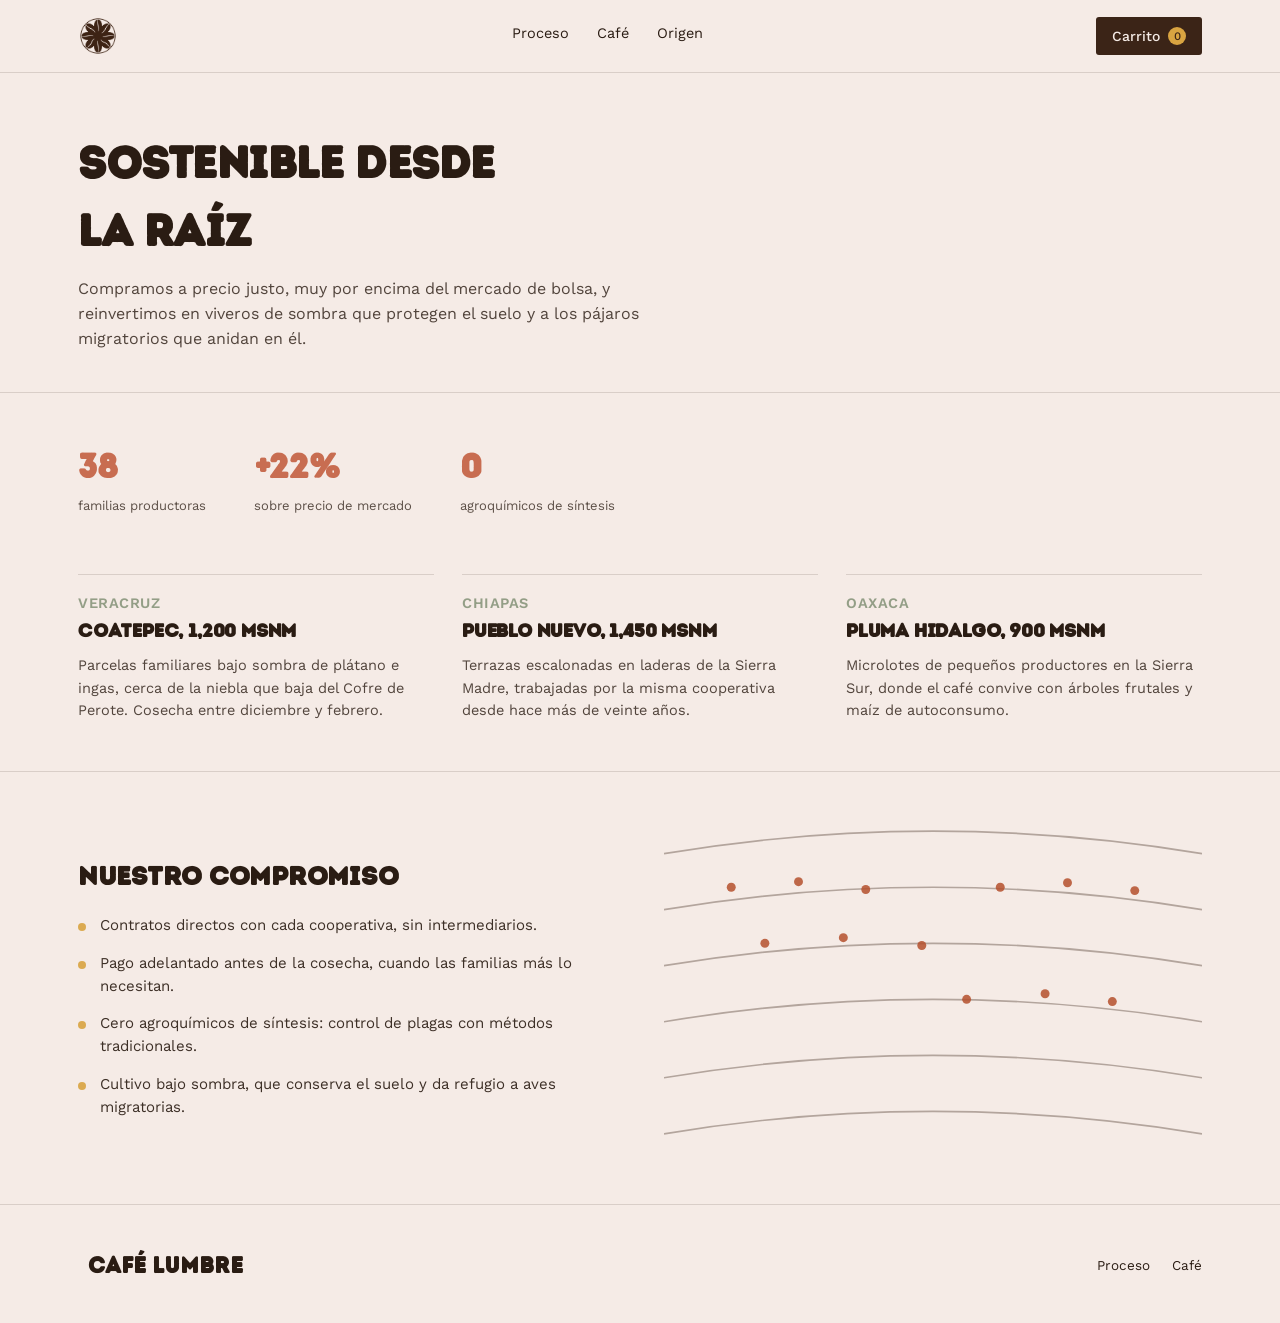
<file: html/origen.html>
<!DOCTYPE html>
    <html lang="es">
        <head>
            <meta charset="UTF-8">
            <meta name="viewport" content="width=device-width, initial-scale=1, viewport-fit=cover">
            <title>Café lumbre</title>
            <link rel="preconnect" href="https://fonts.googleapis.com">
            <link rel="preconnect" href="https://fonts.gstatic.com" crossorigin>
            <link href="https://fonts.googleapis.com/css2?family=Fraunces:ital,opsz,wght@0,9..144,400;0,9..144,500;0,9..144,600;1,9..144,500&family=Work+Sans:wght@400;500;600&display=swap" rel="stylesheet">
            <link rel="stylesheet" href="../css/origen.css">
            <link rel="icon" type="image/png" href="../pic/Logo1.png">
        </head>
        <body>
        <!----Nav-->
        <header>
            <div class="nav">
                <a class="wordmark" href="../index.html"><img src="../pic/Logo1.png" alt="Terrazas" class="logo-img"></a>
                <nav class="links">
                <a href="proceso.html">Proceso</a>
                <a href="productos.html">Café</a>
                <a href="origen.html">Origen</a>
                </nav>
                <button class="cart-btn" id="openCart" aria-haspopup="dialog">
                Carrito <span class="cart-count" id="cartCount">0</span>
                </button>
            </div>
        </header>
        

        <section class="page-head">
        <div class="wrap">
            <h1>Sostenible desde la raíz</h1>
            <p>Compramos a precio justo, muy por encima del mercado de bolsa, y reinvertimos en viveros de sombra que protegen el suelo y a los pájaros migratorios que anidan en él.</p>
        </div>
        </section>

        <section class="section stats-section">
        <div class="wrap stat-row">
            <div class="stat"><b>38</b><span>familias productoras</span></div>
            <div class="stat"><b>+22%</b><span>sobre precio de mercado</span></div>
            <div class="stat"><b>0</b><span>agroquímicos de síntesis</span></div>
        </div>
        </section>

        <section class="section">
        <div class="wrap">
            <div class="region-grid">
            <div class="region">
                <p class="region-tag">Veracruz</p>
                <h2>Coatepec, 1,200 msnm</h2>
                <p>Parcelas familiares bajo sombra de plátano e ingas, cerca de la niebla que baja del Cofre de Perote. Cosecha entre diciembre y febrero.</p>
            </div>
            <div class="region">
                <p class="region-tag">Chiapas</p>
                <h2>Pueblo Nuevo, 1,450 msnm</h2>
                <p>Terrazas escalonadas en laderas de la Sierra Madre, trabajadas por la misma cooperativa desde hace más de veinte años.</p>
            </div>
            <div class="region">
                <p class="region-tag">Oaxaca</p>
                <h2>Pluma Hidalgo, 900 msnm</h2>
                <p>Microlotes de pequeños productores en la Sierra Sur, donde el café convive con árboles frutales y maíz de autoconsumo.</p>
            </div>
            </div>
        </div>
        </section>

        <section class="section commitment">
        <div class="wrap commitment-grid">
            <div>
            <h2>Nuestro compromiso</h2>
            <ul class="commitment-list">
                <li>Contratos directos con cada cooperativa, sin intermediarios.</li>
                <li>Pago adelantado antes de la cosecha, cuando las familias más lo necesitan.</li>
                <li>Cero agroquímicos de síntesis: control de plagas con métodos tradicionales.</li>
                <li>Cultivo bajo sombra, que conserva el suelo y da refugio a aves migratorias.</li>
            </ul>
            </div>
            <svg class="terraces" viewBox="0 0 480 300" xmlns="http://www.w3.org/2000/svg" role="img" aria-label="Terrazas de cultivo escalonadas">
            <g fill="none" stroke="#3B2417" stroke-width="1.5" opacity="0.35">
                <path d="M0 30 Q240 -10 480 30"/>
                <path d="M0 80 Q240 40 480 80"/>
                <path d="M0 130 Q240 90 480 130"/>
                <path d="M0 180 Q240 140 480 180"/>
                <path d="M0 230 Q240 190 480 230"/>
                <path d="M0 280 Q240 240 480 280"/>
            </g>
            <g fill="#B5502D" opacity="0.85">
                <circle cx="60" cy="60" r="4"/><circle cx="120" cy="55" r="4"/><circle cx="180" cy="62" r="4"/>
                <circle cx="90" cy="110" r="4"/><circle cx="160" cy="105" r="4"/><circle cx="230" cy="112" r="4"/>
                <circle cx="300" cy="60" r="4"/><circle cx="360" cy="56" r="4"/><circle cx="420" cy="63" r="4"/>
                <circle cx="270" cy="160" r="4"/><circle cx="340" cy="155" r="4"/><circle cx="400" cy="162" r="4"/>
            </g>
            </svg>
        </div>
        </section>

        <footer>
        <div class="wrap foot-grid">
            <div class="wordmark"><span class="bean"></span>Café Lumbre</div>
            <div class="foot-links">
            <a href="proceso.html">Proceso</a>
            <a href="productos.html">Café</a>
            </div>
        </div>
        </footer>

        <div class="overlay" id="overlay"></div>
        <aside class="drawer" id="drawer" role="dialog" aria-label="Carrito de compras" aria-hidden="true">
        <div class="drawer-head">
            <h3>Tu carrito</h3>
            <button id="closeCart" aria-label="Cerrar carrito">&times;</button>
        </div>
        <div class="drawer-items" id="drawerItems">
            <p class="cart-empty">Tu carrito está vacío.</p>
        </div>
        <div class="drawer-foot">
            <div class="drawer-total"><span>Total</span><b id="drawerTotal">$0 MXN</b></div>
            <button class="checkout-btn" id="checkoutBtn" disabled>Finalizar pedido</button>
            <p class="fine">Envío calculado al finalizar.</p>
        </div>
        </aside>

        <script src="../script/origen.js"></script>

        </body>
    </html>
</file>
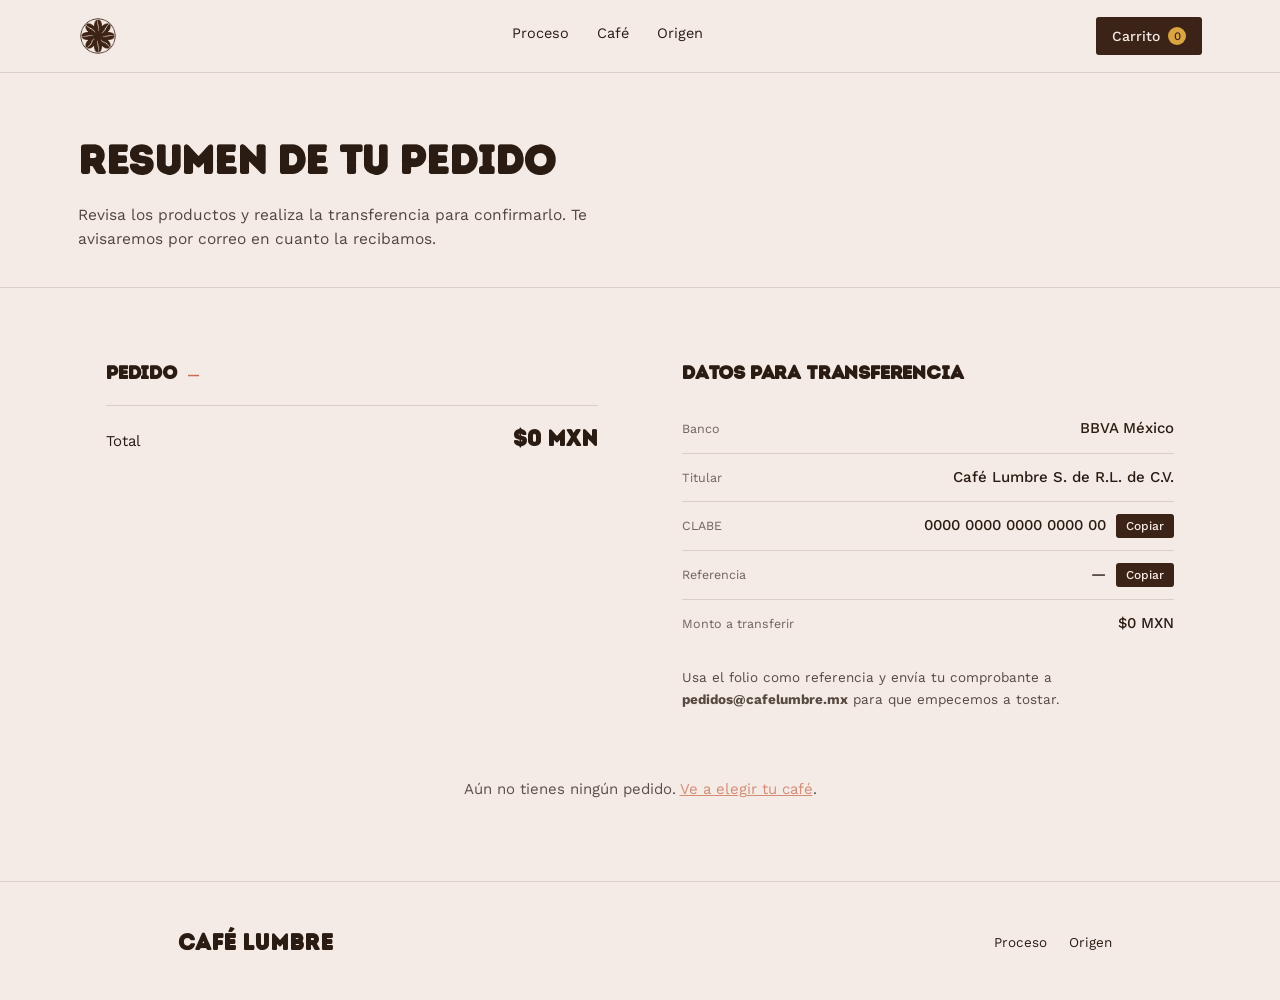
<file: html/pago.html>
<!DOCTYPE html>
  <html lang="es">
    <head>
      <meta charset="UTF-8">
      <meta name="viewport" content="width=device-width, initial-scale=1, viewport-fit=cover">
      <title>Café Lumbre</title>
      <link rel="preconnect" href="https://fonts.googleapis.com">
      <link rel="preconnect" href="https://fonts.gstatic.com" crossorigin>
      <link href="https://fonts.googleapis.com/css2?family=Fraunces:ital,opsz,wght@0,9..144,400;0,9..144,500;0,9..144,600;1,9..144,500&family=Work+Sans:wght@400;500;600&display=swap" rel="stylesheet">
      <link rel="stylesheet" href="../css/pago.css">
      <link rel="icon" type="image/png" href="../pic/Logo1.png">
    </head>
    <body>

    <!----Nav-->
    <header>
      <div class="nav">
        <a class="wordmark" href="../index.html"><img src="../pic/Logo1.png" alt="Terrazas" class="logo-img"></a>
        <nav class="links">
          <a href="html/proceso.html">Proceso</a>
          <a href="html/productos.html">Café</a>
          <a href="html/origen.html">Origen</a>
        </nav>
        <button class="cart-btn" id="openCart" aria-haspopup="dialog">
          Carrito <span class="cart-count" id="cartCount">0</span>
        </button>
      </div>
    </header>


    <section class="page-head">
      <div class="wrap">
        <h1>Resumen de tu pedido</h1>
        <p>Revisa los productos y realiza la transferencia para confirmarlo. Te avisaremos por correo en cuanto la recibamos.</p>
      </div>
    </section>

    <section class="section">
      <div class="wrap order-grid">

        <div class="panel">
          <div class="panel-head">
            <h2>Pedido <span id="folio">—</span></h2>
          </div>
          <div id="orderItems"></div>
          <div class="order-total">
            <span>Total</span>
            <b id="orderTotal">$0 MXN</b>
          </div>
        </div>

        <div class="panel transfer">
          <div class="panel-head">
            <h2>Datos para transferencia</h2>
          </div>
          <dl class="transfer-list">
            <div class="t-row">
              <dt>Banco</dt>
              <dd>BBVA México</dd>
            </div>
            <div class="t-row">
              <dt>Titular</dt>
              <dd>Café Lumbre S. de R.L. de C.V.</dd>
            </div>
            <div class="t-row">
              <dt>CLABE</dt>
              <dd class="copyable" id="clabeValue">0000 0000 0000 0000 00
                <button class="copy-btn" data-copy="000000000000000000" aria-label="Copiar CLABE">Copiar</button>
              </dd>
            </div>
            <div class="t-row">
              <dt>Referencia</dt>
              <dd class="copyable" id="refValue">—
                <button class="copy-btn" data-copy-target="refValue" aria-label="Copiar referencia">Copiar</button>
              </dd>
            </div>
            <div class="t-row">
              <dt>Monto a transferir</dt>
              <dd id="transferAmount">$0 MXN</dd>
            </div>
          </dl>
          <p class="transfer-note">Usa el folio como referencia y envía tu comprobante a <strong>pedidos@cafelumbre.mx</strong> para que empecemos a tostar.</p>
        </div>

      </div>

      <p class="empty-note" id="emptyNote" hidden>Aún no tienes ningún pedido. <a href="productos.html">Ve a elegir tu café</a>.</p>
    </section>

    <footer>
      <div class="wrap foot-grid">
        <div class="wordmark"><span class="bean"></span>Café Lumbre</div>
        <div class="foot-links">
          <a href="proceso.html">Proceso</a>
          <a href="origen.html">Origen</a>
        </div>
      </div>
    </footer>

    <script src="../script/pago.js"></script>

    </body>
  </html>
</file>
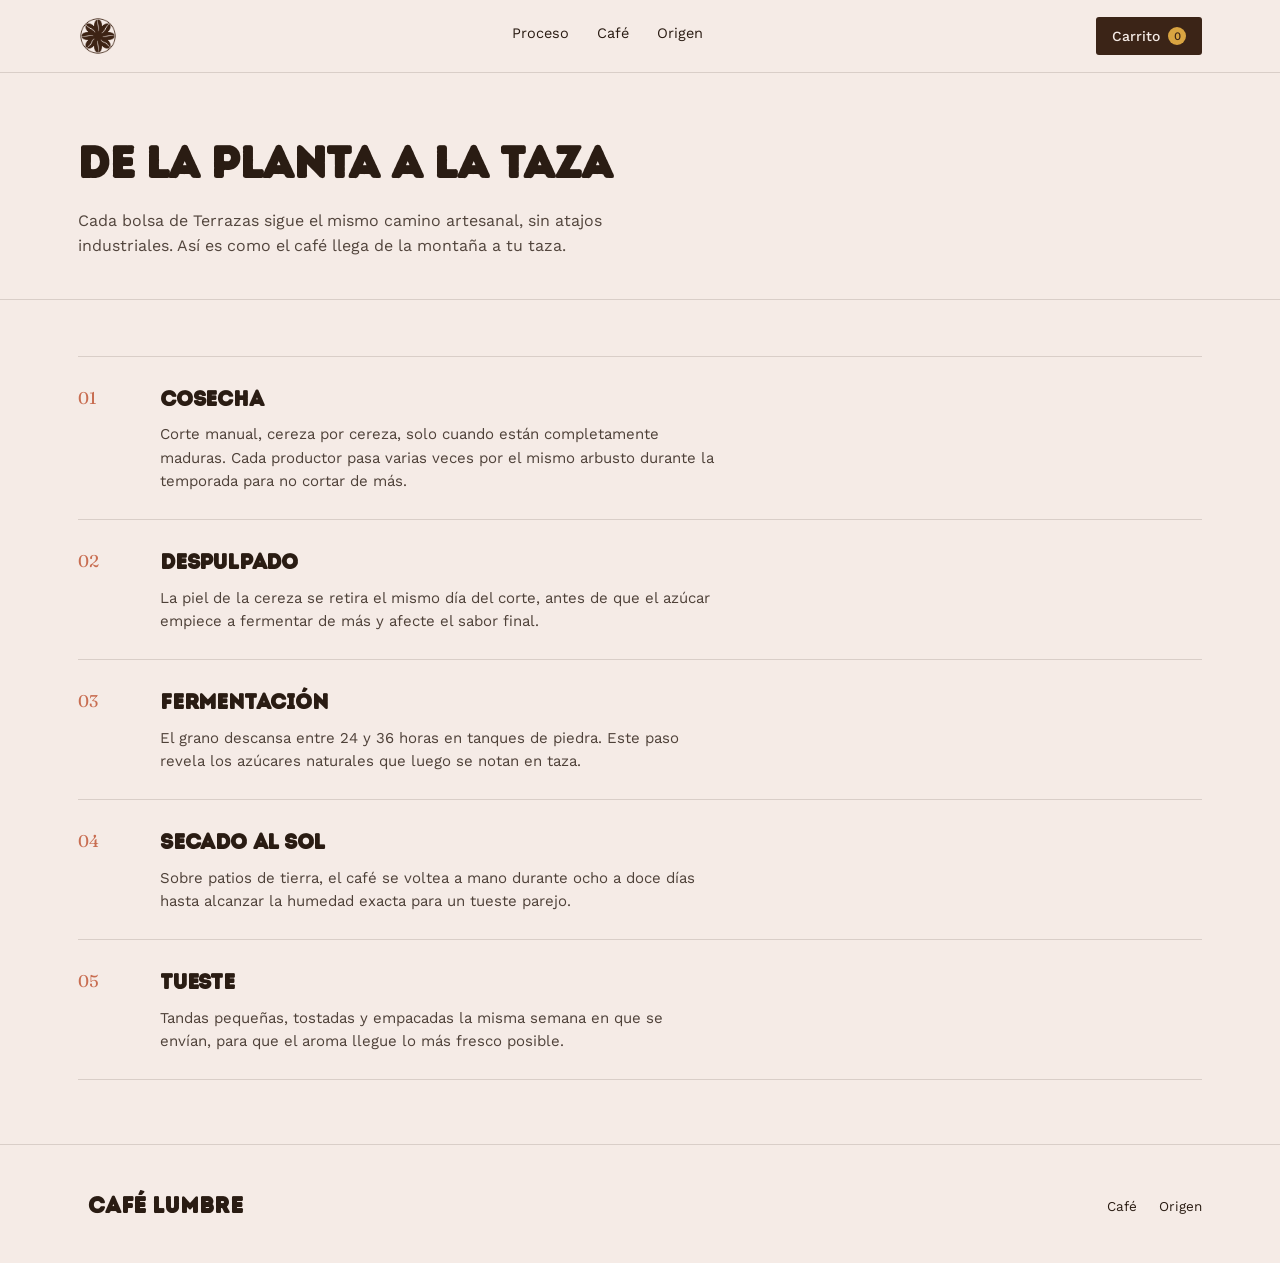
<file: html/proceso.html>
<!DOCTYPE html>
    <html lang="es">
        <head>
            <meta charset="UTF-8">
            <meta name="viewport" content="width=device-width, initial-scale=1, viewport-fit=cover">
            <title>Café Lumbre</title>
            <link rel="preconnect" href="https://fonts.googleapis.com">
            <link rel="preconnect" href="https://fonts.gstatic.com" crossorigin>
            <link href="https://fonts.googleapis.com/css2?family=Fraunces:ital,opsz,wght@0,9..144,400;0,9..144,500;0,9..144,600;1,9..144,500&family=Work+Sans:wght@400;500;600&display=swap" rel="stylesheet">
            <link rel="stylesheet" href="../css/proceso.css">
            <link rel="icon" type="image/png" href="../pic/Logo1.png">
        </head> 

        <body>
            <!----Nav-->
            <header>
            <div class="nav">
                <a class="wordmark" href="../index.html"><img src="../pic/Logo1.png" alt="Terrazas" class="logo-img"></a>
                <nav class="links">
                <a href="proceso.html">Proceso</a>
                <a href="productos.html">Café</a>
                <a href="origen.html">Origen</a>
                </nav>
                <button class="cart-btn" id="openCart" aria-haspopup="dialog">
                Carrito <span class="cart-count" id="cartCount">0</span>
                </button>
            </div>
            </header>

            <section class="page-head">
            <div class="wrap">
                <h1>De la planta a la taza</h1>
                <p>Cada bolsa de Terrazas sigue el mismo camino artesanal, sin atajos industriales. Así es como el café llega de la montaña a tu taza.</p>
            </div>
            </section>

            <section class="section">
            <div class="wrap">
                <ol class="process-list">
                <li class="process-item">
                    <span class="num">01</span>
                    <div>
                    <h2>Cosecha</h2>
                    <p>Corte manual, cereza por cereza, solo cuando están completamente maduras. Cada productor pasa varias veces por el mismo arbusto durante la temporada para no cortar de más.</p>
                    </div>
                </li>
                <li class="process-item">
                    <span class="num">02</span>
                    <div>
                    <h2>Despulpado</h2>
                    <p>La piel de la cereza se retira el mismo día del corte, antes de que el azúcar empiece a fermentar de más y afecte el sabor final.</p>
                    </div>
                </li>
                <li class="process-item">
                    <span class="num">03</span>
                    <div>
                    <h2>Fermentación</h2>
                    <p>El grano descansa entre 24 y 36 horas en tanques de piedra. Este paso revela los azúcares naturales que luego se notan en taza.</p>
                    </div>
                </li>
                <li class="process-item">
                    <span class="num">04</span>
                    <div>
                    <h2>Secado al sol</h2>
                    <p>Sobre patios de tierra, el café se voltea a mano durante ocho a doce días hasta alcanzar la humedad exacta para un tueste parejo.</p>
                    </div>
                </li>
                <li class="process-item">
                    <span class="num">05</span>
                    <div>
                    <h2>Tueste</h2>
                    <p>Tandas pequeñas, tostadas y empacadas la misma semana en que se envían, para que el aroma llegue lo más fresco posible.</p>
                    </div>
                </li>
                </ol>
            </div>
            </section>

            <footer>
            <div class="wrap foot-grid">
                <div class="wordmark"><span class="bean"></span>Café Lumbre</div>
                <div class="foot-links">
                <a href="productos.html">Café</a>
                <a href="origen.html">Origen</a>
                </div>
            </div>
            </footer>

            <div class="overlay" id="overlay"></div>
            <aside class="drawer" id="drawer" role="dialog" aria-label="Carrito de compras" aria-hidden="true">
            <div class="drawer-head">
                <h3>Tu carrito</h3>
                <button id="closeCart" aria-label="Cerrar carrito">&times;</button>
            </div>
            <div class="drawer-items" id="drawerItems">
                <p class="cart-empty">Tu carrito está vacío.</p>
            </div>
            <div class="drawer-foot">
                <div class="drawer-total"><span>Total</span><b id="drawerTotal">$0 MXN</b></div>
                <button class="checkout-btn" id="checkoutBtn" disabled>Finalizar pedido</button>
                <p class="fine">Envío calculado al finalizar.</p>
            </div>
            </aside>

            <script src="../script/proceso.js"></script>

        </body>
    </html>
</file>
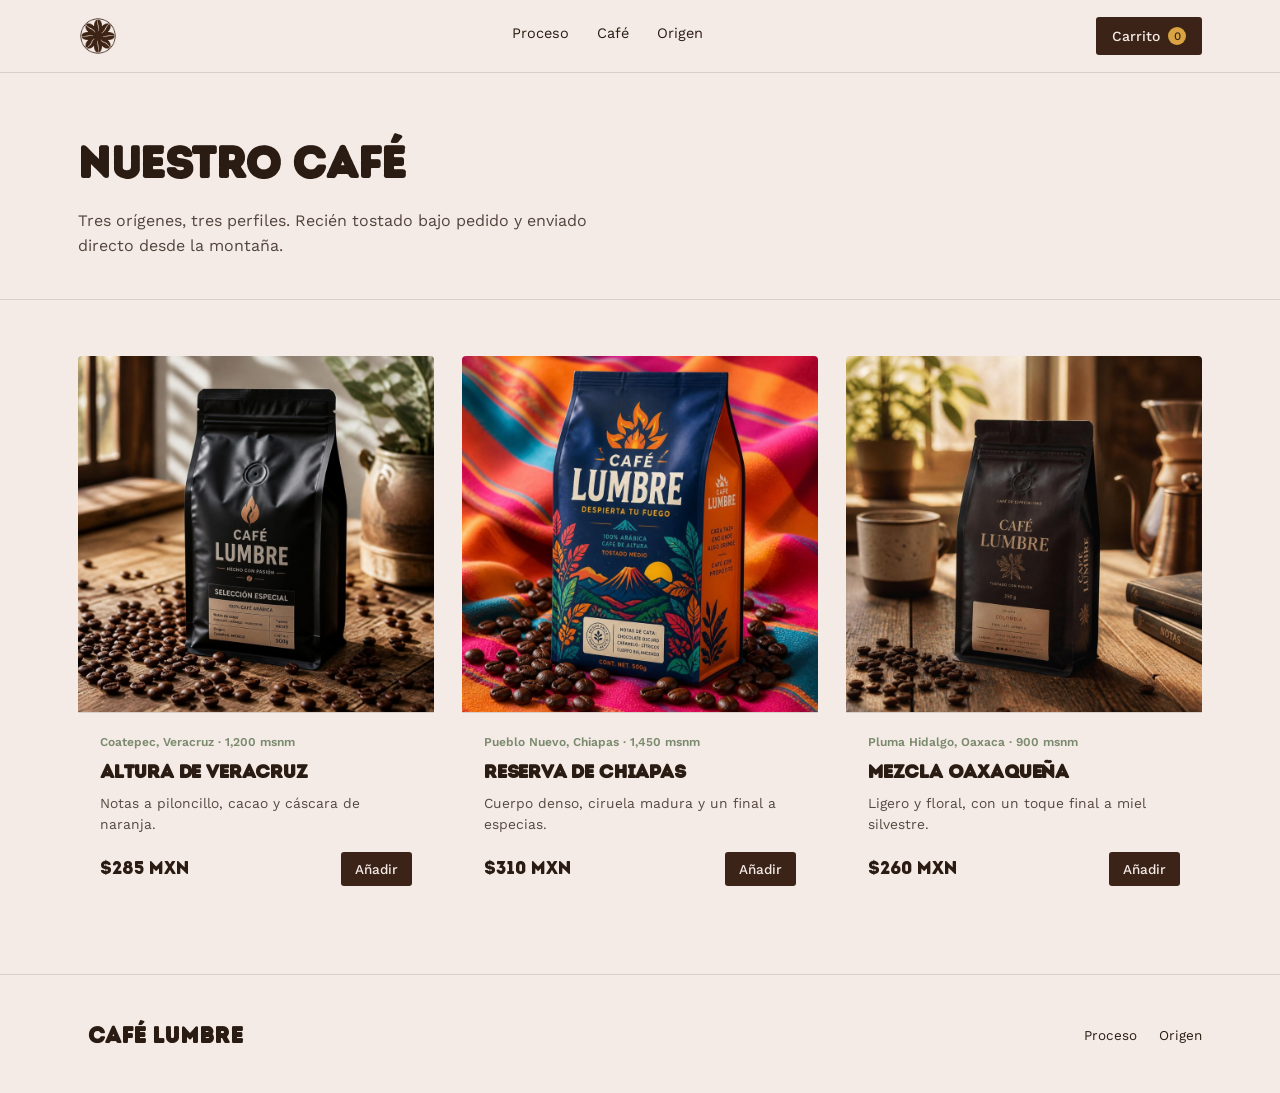
<file: html/productos.html>
<!DOCTYPE html>
  <html lang="es">
    <head>
      <meta charset="UTF-8">
      <meta name="viewport" content="width=device-width, initial-scale=1, viewport-fit=cover">
      <title>Café Lumbre</title>
      <link rel="preconnect" href="https://fonts.googleapis.com">
      <link rel="preconnect" href="https://fonts.gstatic.com" crossorigin>
      <link href="https://fonts.googleapis.com/css2?family=Fraunces:ital,opsz,wght@0,9..144,400;0,9..144,500;0,9..144,600;1,9..144,500&family=Work+Sans:wght@400;500;600&display=swap" rel="stylesheet">
      <link rel="stylesheet" href="../css/productos.css">
      <link rel="icon" type="image/png" href="../pic/Logo1.png">
    </head>

    <body>
    <!----Nav-->
    <header>
      <div class="nav">
        <a class="wordmark" href="../index.html"><img src="../pic/Logo1.png" alt="Terrazas" class="logo-img"></a>
        <nav class="links">
          <a href="proceso.html">Proceso</a>
          <a href="productos.html">Café</a>
          <a href="origen.html">Origen</a>
        </nav>
        <button class="cart-btn" id="openCart" aria-haspopup="dialog">
          Carrito <span class="cart-count" id="cartCount">0</span>
        </button>
      </div>
    </header>

    <section class="page-head">
      <div class="wrap">
        <h1>Nuestro café</h1>
        <p>Tres orígenes, tres perfiles. Recién tostado bajo pedido y enviado directo desde la montaña.</p>
      </div>
    </section>

    <section class="section">
      <div class="wrap">
        <div class="products" id="productGrid"></div>
      </div>
    </section>

    <footer>
      <div class="wrap foot-grid">
        <div class="wordmark"><span class="bean"></span>Café Lumbre</div>
        <div class="foot-links">
          <a href="proceso.html">Proceso</a>
          <a href="origen.html">Origen</a>
        </div>
      </div>
    </footer>

    <div class="overlay" id="overlay"></div>
    <aside class="drawer" id="drawer" role="dialog" aria-label="Carrito de compras" aria-hidden="true">
      <div class="drawer-head">
        <h3>Tu carrito</h3>
        <button id="closeCart" aria-label="Cerrar carrito">&times;</button>
      </div>
      <div class="drawer-items" id="drawerItems">
        <p class="cart-empty">Tu carrito está vacío.</p>
      </div>
      <div class="drawer-foot">
        <div class="drawer-total"><span>Total</span><b id="drawerTotal">$0 MXN</b></div>
        <button class="checkout-btn" id="checkoutBtn" disabled>Finalizar pedido</button>
        <p class="fine">Envío calculado al finalizar.</p>
      </div>
    </aside>

    <script src="../script/productos.js"></script>

    </body>
  </html>
</file>
<file: css/origen.css>
:root {
    --cream: #f5ebe6;
    --cream-2: #f5ebe6;
    --ink: #2A1C13;
    --brown: #3B2417;
    --sienna: #c86d51;
    --marigold: #D9A441;
    --sage: #7B8B6F;
    --line: rgba(42,28,19,0.14);
    box-sizing: border-box;
    padding-top: env(safe-area-inset-top, 0px);
    padding-bottom: env(safe-area-inset-bottom, 0px);
  }
  *, *::before, *::after { box-sizing: inherit; }
  d
  html { 
    scroll-padding-top: env(safe-area-inset-top, 0px); 
    scroll-behavior: smooth; }

  html, body { 
    height: 100%; 
  }
  
  body {
    margin: 0;
    background: var(--cream);
    color: var(--ink);
    font-family: 'Work Sans', system-ui, sans-serif;
    font-size: 16px;
    line-height: 1.55;
  }

  @font-face {
    font-family: 'IntroRust';
    src: url('../fonts/IntroRust.ttf') format('truetype');
    font-weight: 500;
    font-style: normal;
  }

  h1, h2, h3, .display {
    font-family: 'IntroRust';
    letter-spacing: -0.01em;
  }
  
a { 
    color: inherit; 
  }


 .wrap { 
    max-width: 1180px; 
    margin: 0 auto; 
    padding: 0 28px; 
  }

/* Header */
header {
  position: sticky; top: 0; top: env(safe-area-inset-top, 0px);
  z-index: 40; background: #f5ebe6;
  border-bottom: 1px solid var(--line);
}
.nav { display: flex; align-items: center; justify-content: space-between; padding: 16px 28px; max-width: 1180px; margin: 0 auto; }
.wordmark { font-family: 'IntroRust'; font-size: 22px; font-weight: 600; display: flex; align-items: center; gap: 10px; text-decoration: none; }

.logo-img { 
    height: 40px; 
    width: auto; 
    display: block; 
}

nav.links { display: flex; gap: 28px; font-size: 14.5px; }
nav.links a { text-decoration: none; border-bottom: 1px solid transparent; padding-bottom: 2px; transition: border-color .2s; }
nav.links a:hover, nav.links a:focus-visible { border-color: var(--sienna); }
.cart-btn {
  display: flex; align-items: center; gap: 8px; background: var(--brown); color: var(--cream);
  border: none; border-radius: 3px; padding: 10px 16px; font-family: 'Work Sans', sans-serif;
  font-size: 14px; font-weight: 500; cursor: pointer;
}
.cart-btn:hover { background: var(--sienna); }
.cart-count { background: var(--marigold); color: var(--brown); border-radius: 50%; min-width: 18px; height: 18px; font-size: 11.5px; display: inline-flex; align-items: center; justify-content: center; padding: 0 4px; }

/* Page head */
.page-head { padding: 56px 0 40px; border-bottom: 1px solid var(--line); }
.page-head h1 { font-size: clamp(30px, 4vw, 44px); margin: 0 0 12px; max-width: 16ch; }
.page-head p { max-width: 60ch; opacity: 0.8; font-size: 16px; margin: 0; }

.section { padding: 48px 0; }

/* Stats */
.stats-section { padding-bottom: 8px; }
.stat-row { display: flex; gap: 48px; flex-wrap: wrap; }
.stat b { font-family: 'IntroRust'; font-size: 34px; display: block; color: var(--sienna); }
.stat span { font-size: 13px; opacity: 0.75; }

/* Regions */
.region-grid { display: grid; grid-template-columns: repeat(3, 1fr); gap: 28px; }
.region { border-top: 1px solid var(--line); padding-top: 18px; }
.region-tag { font-size: 12px; color: var(--sage); font-weight: 600; margin: 0 0 6px; text-transform: uppercase; letter-spacing: 0.04em; }
.region h2 { font-size: 19px; margin: 0 0 10px; }
.region p { font-size: 14.5px; opacity: 0.8; margin: 0; }

/* Commitment */
.commitment { border-top: 1px solid var(--line); }
.commitment-grid { display: grid; grid-template-columns: 1fr 1fr; gap: 48px; align-items: center; }
.commitment h2 { font-size: 26px; margin: 0 0 18px; }
.commitment-list { margin: 0; padding: 0; list-style: none; display: flex; flex-direction: column; gap: 14px; }
.commitment-list li { font-size: 15px; padding-left: 22px; position: relative; opacity: 0.9; }
.commitment-list li::before { content: ""; position: absolute; left: 0; top: 9px; width: 8px; height: 8px; border-radius: 50%; background: var(--marigold); }
.terraces { width: 100%; height: auto; }

/* Footer */
footer { padding: 44px 0 40px; border-top: 1px solid var(--line); }
.foot-grid { display: flex; justify-content: space-between; align-items: center; gap: 24px; flex-wrap: wrap; }
.foot-links { display: flex; gap: 22px; font-size: 13.5px; }
.foot-links a { text-decoration: none; }
.foot-links a:hover { color: var(--sienna); }

/* Cart drawer */
.overlay {
  position: fixed; inset: 0; background: rgba(42,28,19,0.4); z-index: 50; opacity: 0; pointer-events: none; transition: opacity .25s;
}
.overlay.open { opacity: 1; pointer-events: auto; }
.drawer {
  position: fixed; top: 0; right: -420px; width: 380px; max-width: 90vw; height: 100%;
  background: var(--cream); z-index: 51; box-shadow: -8px 0 24px rgba(0,0,0,0.15);
  display: flex; flex-direction: column; transition: right .3s ease;
  padding-top: env(safe-area-inset-top, 0px); padding-bottom: env(safe-area-inset-bottom, 0px);
}
.drawer.open { right: 0; }
.drawer-head { display: flex; justify-content: space-between; align-items: center; padding: 22px 24px; border-bottom: 1px solid var(--line); }
.drawer-head h3 { margin: 0; font-size: 20px; }
.drawer-head button { background: none; border: none; font-size: 22px; cursor: pointer; color: var(--brown); line-height: 1; }
.drawer-items { flex: 1; overflow-y: auto; padding: 18px 24px; }
.cart-empty { opacity: 0.6; font-size: 14px; margin-top: 20px; }
.drawer-foot { padding: 20px 24px; border-top: 1px solid var(--line); }
.drawer-total { display: flex; justify-content: space-between; font-size: 15px; margin-bottom: 14px; }
.drawer-total b { font-family: 'IntroRust'; font-size: 19px; }
.checkout-btn { width: 100%; background: var(--sienna); color: var(--cream); border: none; padding: 14px; border-radius: 3px; font-size: 15px; font-weight: 500; cursor: pointer; }
.checkout-btn:disabled { background: var(--sage); cursor: default; }
.fine { font-size: 12px; opacity: 0.6; margin-top: 10px; text-align: center; }

:focus-visible { outline: 2px solid var(--sienna); outline-offset: 2px; }

@media (max-width: 860px) {
  .commitment-grid { grid-template-columns: 1fr; }
  .region-grid { grid-template-columns: 1fr 1fr; }
  nav.links { display: none; }
}
@media (max-width: 540px) {
  .region-grid { grid-template-columns: 1fr; }
  .stat-row { gap: 32px; }
}

@media (prefers-reduced-motion: reduce) {
  * { transition: none !important; }
}
</file>
<file: css/pago.css>
:root {
    --cream: #f5ebe6;
    --cream-2: #f5ebe6;
    --ink: #2A1C13;
    --brown: #3B2417;
    --sienna: #c86d51;
    --marigold: #D9A441;
    --sage: #7B8B6F;
    --line: rgba(42,28,19,0.14);
    box-sizing: border-box;
    padding-top: env(safe-area-inset-top, 0px);
    padding-bottom: env(safe-area-inset-bottom, 0px);
  }
  *, *::before, *::after { box-sizing: inherit; }
  d
  html { 
    scroll-padding-top: env(safe-area-inset-top, 0px); 
    scroll-behavior: smooth; }

  html, body { 
    height: 100%; 
  }
  
  body {
    margin: 0;
    background: var(--cream);
    color: var(--ink);
    font-family: 'Work Sans', system-ui, sans-serif;
    font-size: 16px;
    line-height: 1.55;
  }

  @font-face {
    font-family: 'IntroRust';
    src: url('../fonts/IntroRust.ttf') format('truetype');
    font-weight: 500;
    font-style: normal;
  }

  h1, h2, h3, .display {
    font-family: 'IntroRust';
    letter-spacing: -0.01em;
  }
  
a { 
    color: inherit; 
  }


 .wrap { 
    max-width: 1180px; 
    margin: 0 auto; 
    padding: 0 28px; 
  }
  
/* Header */
header {
  position: sticky; top: 0; top: env(safe-area-inset-top, 0px);
  z-index: 40; background: #f5ebe6;
  border-bottom: 1px solid var(--line);
}

.nav { display: flex; align-items: center; justify-content: space-between; padding: 16px 28px; max-width: 1180px; margin: 0 auto; }
.wordmark { font-family: 'IntroRust'; font-size: 22px; font-weight: 600; display: flex; align-items: center; gap: 10px; text-decoration: none; }

.logo-img { 
    height: 40px; 
    width: auto; 
    display: block; 
}

nav.links { display: flex; gap: 28px; font-size: 14.5px; }
nav.links a { text-decoration: none; border-bottom: 1px solid transparent; padding-bottom: 2px; transition: border-color .2s; }
nav.links a:hover, nav.links a:focus-visible { border-color: var(--sienna); }
.cart-btn {
  display: flex; align-items: center; gap: 8px; background: var(--brown); color: var(--cream);
  border: none; border-radius: 3px; padding: 10px 16px; font-family: 'Work Sans', sans-serif;
  font-size: 14px; font-weight: 500; cursor: pointer;
}
.cart-btn:hover { background: var(--sienna); }
.cart-count { background: var(--marigold); color: var(--brown); border-radius: 50%; min-width: 18px; height: 18px; font-size: 11.5px; display: inline-flex; align-items: center; justify-content: center; padding: 0 4px; }


/* Page head */
.page-head { padding: 56px 0 36px; border-bottom: 1px solid var(--line); }
.page-head h1 { font-size: clamp(28px, 4vw, 40px); margin: 0 0 12px; }
.page-head p { max-width: 58ch; opacity: 0.8; font-size: 15.5px; margin: 0; }

.section { padding: 44px 0 64px; }

/* Order + transfer grid */
.order-grid { display: grid; grid-template-columns: 1fr 1fr; gap: 28px; align-items: start; }
.panel { background: var(--cream-2); border-radius: 4px; padding: 26px 28px 28px; }
.panel-head h2 { font-size: 19px; margin: 0 0 18px; display: flex; gap: 10px; align-items: baseline; }
.panel-head h2 span { font-family: 'Work Sans', sans-serif; font-size: 13px; color: var(--sienna); font-weight: 600; }

.item-row { display: flex; justify-content: space-between; gap: 12px; padding: 12px 0; border-bottom: 1px solid var(--line); }
.item-row .i-name { font-size: 14.5px; font-weight: 500; }
.item-row .i-meta { font-size: 12.5px; opacity: 0.65; margin-top: 3px; }
.item-row .i-price { font-family: 'IntroRust'; font-size: 15.5px; white-space: nowrap; }

.order-total { display: flex; justify-content: space-between; align-items: baseline; margin-top: 18px; padding-top: 16px; border-top: 1px solid var(--line); font-size: 15px; }
.order-total b { font-family: 'IntroRust'; font-size: 22px; }

.transfer-list { margin: 0; }
.t-row { display: flex; justify-content: space-between; align-items: center; gap: 12px; padding: 12px 0; border-bottom: 1px solid var(--line); }
.t-row:last-child { border-bottom: none; }
.t-row dt { font-size: 12.5px; opacity: 0.65; margin: 0; }
.t-row dd { margin: 0; font-size: 15px; font-weight: 500; text-align: right; display: flex; align-items: center; gap: 10px; }
.copy-btn {
  background: var(--brown); color: var(--cream); border: none; border-radius: 3px;
  padding: 5px 10px; font-size: 12px; cursor: pointer; font-family: 'Work Sans', sans-serif; font-weight: 500;
}
.copy-btn:hover { background: var(--sienna); }
.copy-btn.copied { background: var(--sage); }

.transfer-note { font-size: 13.5px; opacity: 0.78; margin: 20px 0 0; line-height: 1.6; }

.empty-note { text-align: center; margin-top: 40px; font-size: 15px; opacity: 0.75; }
.empty-note a { color: var(--sienna); text-decoration: underline; }

/* Footer */
footer { padding: 44px 0 40px; border-top: 1px solid var(--line); }
.foot-grid { display: flex; justify-content: space-between; align-items: center; gap: 24px; flex-wrap: wrap; max-width: 1000px; margin: 0 auto; padding: 0 28px; }
.foot-links { display: flex; gap: 22px; font-size: 13.5px; }
.foot-links a { text-decoration: none; }
.foot-links a:hover { color: var(--sienna); }

:focus-visible { outline: 2px solid var(--sienna); outline-offset: 2px; }

@media (max-width: 760px) {
  .order-grid { grid-template-columns: 1fr; }
  nav.links { display: none; }
}

@media (prefers-reduced-motion: reduce) {
  * { transition: none !important; }
}
</file>
<file: css/proceso.css>
:root {
    --cream: #f5ebe6;
    --cream-2: #f5ebe6;
    --ink: #2A1C13;
    --brown: #3B2417;
    --sienna: #c86d51;
    --marigold: #D9A441;
    --sage: #7B8B6F;
    --line: rgba(42,28,19,0.14);
    box-sizing: border-box;
    padding-top: env(safe-area-inset-top, 0px);
    padding-bottom: env(safe-area-inset-bottom, 0px);
  }
  *, *::before, *::after { box-sizing: inherit; }
  d
  html { 
    scroll-padding-top: env(safe-area-inset-top, 0px); 
    scroll-behavior: smooth; }

  html, body { 
    height: 100%; 
  }
  
  body {
    margin: 0;
    background: var(--cream);
    color: var(--ink);
    font-family: 'Work Sans', system-ui, sans-serif;
    font-size: 16px;
    line-height: 1.55;
  }

  @font-face {
    font-family: 'IntroRust';
    src: url('../fonts/IntroRust.ttf') format('truetype');
    font-weight: 500;
    font-style: normal;
  }

  h1, h2, h3, .display {
    font-family: 'IntroRust';
    letter-spacing: -0.01em;
  }
  
a { 
    color: inherit; 
  }


 .wrap { 
    max-width: 1180px; 
    margin: 0 auto; 
    padding: 0 28px; 
  }

/* Header */
header {
  position: sticky; top: 0; top: env(safe-area-inset-top, 0px);
  z-index: 40; background: #f5ebe6;
  border-bottom: 1px solid var(--line);
}
.nav { display: flex; align-items: center; justify-content: space-between; padding: 16px 28px; max-width: 1180px; margin: 0 auto; }
.wordmark { font-family: 'IntroRust', serif; font-size: 22px; font-weight: 600; display: flex; align-items: center; gap: 10px; text-decoration: none; }

.logo-img { 
    height: 40px; 
    width: auto; 
    display: block; 
}

nav.links { display: flex; gap: 28px; font-size: 14.5px; }
nav.links a { text-decoration: none; border-bottom: 1px solid transparent; padding-bottom: 2px; transition: border-color .2s; }
nav.links a:hover, nav.links a:focus-visible { border-color: var(--sienna); }
.cart-btn {
  display: flex; align-items: center; gap: 8px; background: var(--brown); color: var(--cream);
  border: none; border-radius: 3px; padding: 10px 16px; font-family: 'Work Sans', sans-serif;
  font-size: 14px; font-weight: 500; cursor: pointer;
}
.cart-btn:hover { background: var(--sienna); }
.cart-count { background: var(--marigold); color: var(--brown); border-radius: 50%; min-width: 18px; height: 18px; font-size: 11.5px; display: inline-flex; align-items: center; justify-content: center; padding: 0 4px; }

/* Page head */
.page-head { padding: 56px 0 40px; border-bottom: 1px solid var(--line); }
.page-head h1 { font-size: clamp(30px, 4vw, 44px); margin: 0 0 12px; }
.page-head p { max-width: 60ch; opacity: 0.8; font-size: 16px; margin: 0; }

.section { padding: 56px 0 64px; }

/* Process steps */
.process-list { list-style: none; margin: 0; padding: 0; }
.process-item {
  display: grid; grid-template-columns: 60px 1fr; gap: 22px;
  padding: 26px 0; border-top: 1px solid var(--line);
}
.process-item:last-child { border-bottom: 1px solid var(--line); }
.process-item .num { font-family: 'Fraunces', serif; font-size: 17px; color: var(--sienna); padding-top: 2px; }
.process-item h2 { font-size: 21px; margin: 0 0 8px; }
.process-item p { font-size: 15px; opacity: 0.82; margin: 0; max-width: 62ch; }

/* Footer */
footer { padding: 44px 0 40px; border-top: 1px solid var(--line); }
.foot-grid { display: flex; justify-content: space-between; align-items: center; gap: 24px; flex-wrap: wrap; }
.foot-links { display: flex; gap: 22px; font-size: 13.5px; }
.foot-links a { text-decoration: none; }
.foot-links a:hover { color: var(--sienna); }

/* Cart drawer */
.overlay {
  position: fixed; inset: 0; background: rgba(42,28,19,0.4); z-index: 50; opacity: 0; pointer-events: none; transition: opacity .25s;
}
.overlay.open { opacity: 1; pointer-events: auto; }
.drawer {
  position: fixed; top: 0; right: -420px; width: 380px; max-width: 90vw; height: 100%;
  background: var(--cream); z-index: 51; box-shadow: -8px 0 24px rgba(0,0,0,0.15);
  display: flex; flex-direction: column; transition: right .3s ease;
  padding-top: env(safe-area-inset-top, 0px); padding-bottom: env(safe-area-inset-bottom, 0px);
}
.drawer.open { right: 0; }
.drawer-head { display: flex; justify-content: space-between; align-items: center; padding: 22px 24px; border-bottom: 1px solid var(--line); }
.drawer-head h3 { margin: 0; font-size: 20px; }
.drawer-head button { background: none; border: none; font-size: 22px; cursor: pointer; color: var(--brown); line-height: 1; }
.drawer-items { flex: 1; overflow-y: auto; padding: 18px 24px; }
.cart-empty { opacity: 0.6; font-size: 14px; margin-top: 20px; }
.drawer-foot { padding: 20px 24px; border-top: 1px solid var(--line); }
.drawer-total { display: flex; justify-content: space-between; font-size: 15px; margin-bottom: 14px; }
.drawer-total b { font-family: 'Fraunces', serif; font-size: 19px; }
.checkout-btn { width: 100%; background: var(--sienna); color: var(--cream); border: none; padding: 14px; border-radius: 3px; font-size: 15px; font-weight: 500; cursor: pointer; }
.checkout-btn:disabled { background: var(--sage); cursor: default; }
.fine { font-size: 12px; opacity: 0.6; margin-top: 10px; text-align: center; }

:focus-visible { outline: 2px solid var(--sienna); outline-offset: 2px; }

@media (max-width: 760px) {
  nav.links { display: none; }
  .process-item { grid-template-columns: 40px 1fr; }
}

@media (prefers-reduced-motion: reduce) {
  * { transition: none !important; }
}
</file>
<file: css/productos.css>
:root {
    --cream: #f5ebe6;
    --cream-2: #f5ebe6;
    --ink: #2A1C13;
    --brown: #3B2417;
    --sienna: #c86d51;
    --marigold: #D9A441;
    --sage: #7B8B6F;
    --line: rgba(42,28,19,0.14);
    box-sizing: border-box;
    padding-top: env(safe-area-inset-top, 0px);
    padding-bottom: env(safe-area-inset-bottom, 0px);
  }
  *, *::before, *::after { box-sizing: inherit; }
  d
  html { 
    scroll-padding-top: env(safe-area-inset-top, 0px); 
    scroll-behavior: smooth; }

  html, body { 
    height: 100%; 
  }
  
  body {
    margin: 0;
    background: var(--cream);
    color: var(--ink);
    font-family: 'Work Sans', system-ui, sans-serif;
    font-size: 16px;
    line-height: 1.55;
  }

  @font-face {
    font-family: 'IntroRust';
    src: url('../fonts/IntroRust.ttf') format('truetype');
    font-weight: 500;
    font-style: normal;
  }

  h1, h2, h3, .display {
    font-family: 'IntroRust';
    letter-spacing: -0.01em;
  }
  
a { 
    color: inherit; 
  }


 .wrap { 
    max-width: 1180px; 
    margin: 0 auto; 
    padding: 0 28px; 
  }


/* Header */
header {
  position: sticky; top: 0; top: env(safe-area-inset-top, 0px);
  z-index: 40; background: #f5ebe6;
  border-bottom: 1px solid var(--line);
}
.nav { display: flex; align-items: center; justify-content: space-between; padding: 16px 28px; max-width: 1180px; margin: 0 auto; }
.wordmark { font-family: 'IntroRust', serif; font-size: 22px; font-weight: 600; display: flex; align-items: center; gap: 10px; text-decoration: none; }

.logo-img { 
    height: 40px; 
    width: auto; 
    display: block; 
}

nav.links { display: flex; gap: 28px; font-size: 14.5px; }
nav.links a { text-decoration: none; border-bottom: 1px solid transparent; padding-bottom: 2px; transition: border-color .2s; }
nav.links a:hover, nav.links a:focus-visible { border-color: var(--sienna); }
.cart-btn {
  display: flex; align-items: center; gap: 8px; background: var(--brown); color: var(--cream);
  border: none; border-radius: 3px; padding: 10px 16px; font-family: 'Work Sans', sans-serif;
  font-size: 14px; font-weight: 500; cursor: pointer;
}
.cart-btn:hover { background: var(--sienna); }
.cart-count { background: var(--marigold); color: var(--brown); border-radius: 50%; min-width: 18px; height: 18px; font-size: 11.5px; display: inline-flex; align-items: center; justify-content: center; padding: 0 4px; }

/* Page head */
.page-head { padding: 56px 0 40px; border-bottom: 1px solid var(--line); }
.page-head h1 { font-size: clamp(30px, 4vw, 44px); margin: 0 0 12px; }
.page-head p { max-width: 52ch; opacity: 0.8; font-size: 16px; margin: 0; }

.section { padding: 56px 0 64px; }

/* Products */
.products { display: grid; grid-template-columns: repeat(3, 1fr); gap: 28px; }
.card { background: var(--cream-2); border-radius: 4px; overflow: hidden; display: flex; flex-direction: column; }

.bag { 
  aspect-ratio: 1/1; 
  overflow: hidden; 
  background: var(--cream-2); }

.bag img { 
  width: 100%; 
  height: 100%; 
  object-fit: cover; 
  display: block; 
}

.bag svg { width: 62%; height: 82%; }
.card-body { padding: 20px 22px 24px; border-top: 1px solid var(--line); }
.origin-tag { font-size: 12px; color: var(--sage); font-weight: 600; margin: 0 0 6px; }
.card h3 { font-size: 19px; margin: 0 0 6px; }
.card .notes { font-size: 13.8px; opacity: 0.78; margin: 0 0 16px; min-height: 38px; }
.card-foot { display: flex; align-items: center; justify-content: space-between; }
.price { font-family: 'IntroRust', serif; font-size: 18px; }
.add-btn {
  background: var(--brown); color: var(--cream); border: none; border-radius: 3px;
  padding: 9px 14px; font-size: 13.5px; cursor: pointer; font-family: 'Work Sans', sans-serif; font-weight: 500;
}
.add-btn:hover { background: var(--sienna); }

/* Footer */
footer { padding: 44px 0 40px; border-top: 1px solid var(--line); }
.foot-grid { display: flex; justify-content: space-between; align-items: center; gap: 24px; flex-wrap: wrap; }
.foot-links { display: flex; gap: 22px; font-size: 13.5px; }
.foot-links a { text-decoration: none; }
.foot-links a:hover { color: var(--sienna); }

/* Cart drawer */
.overlay {
  position: fixed; inset: 0; background: rgba(42,28,19,0.4); z-index: 50; opacity: 0; pointer-events: none; transition: opacity .25s;
}
.overlay.open { opacity: 1; pointer-events: auto; }
.drawer {
  position: fixed; top: 0; right: -420px; width: 380px; max-width: 90vw; height: 100%;
  background: var(--cream); z-index: 51; box-shadow: -8px 0 24px rgba(0,0,0,0.15);
  display: flex; flex-direction: column; transition: right .3s ease;
  padding-top: env(safe-area-inset-top, 0px); padding-bottom: env(safe-area-inset-bottom, 0px);
}
.drawer.open { right: 0; }
.drawer-head { display: flex; justify-content: space-between; align-items: center; padding: 22px 24px; border-bottom: 1px solid var(--line); }
.drawer-head h3 { margin: 0; font-size: 20px; }
.drawer-head button { background: none; border: none; font-size: 22px; cursor: pointer; color: var(--brown); line-height: 1; }
.drawer-items { flex: 1; overflow-y: auto; padding: 18px 24px; }
.cart-empty { opacity: 0.6; font-size: 14px; margin-top: 20px; }
.cart-row { display: flex; justify-content: space-between; gap: 12px; padding: 14px 0; border-bottom: 1px solid var(--line); }
.cart-row .ci-name { font-size: 14.5px; font-weight: 500; }
.cart-row .ci-meta { font-size: 12.5px; opacity: 0.65; margin-top: 3px; }
.qty { display: flex; align-items: center; gap: 8px; margin-top: 6px; }
.qty button { width: 22px; height: 22px; border: 1px solid var(--line); background: none; border-radius: 3px; cursor: pointer; font-size: 13px; }
.drawer-foot { padding: 20px 24px; border-top: 1px solid var(--line); }
.drawer-total { display: flex; justify-content: space-between; font-size: 15px; margin-bottom: 14px; }
.drawer-total b { font-family: 'IntroRust'; font-size: 19px; }
.checkout-btn { width: 100%; background: var(--sienna); color: var(--cream); border: none; padding: 14px; border-radius: 3px; font-size: 15px; font-weight: 500; cursor: pointer; }
.checkout-btn:hover { background: #9c4324; }
.checkout-btn:disabled { background: var(--sage); cursor: default; }
.fine { font-size: 12px; opacity: 0.6; margin-top: 10px; text-align: center; }

:focus-visible { outline: 2px solid var(--sienna); outline-offset: 2px; }

@media (max-width: 860px) {
  .products { grid-template-columns: 1fr 1fr; }
  nav.links { display: none; }
}
@media (max-width: 540px) {
  .products { grid-template-columns: 1fr; }
}

@media (prefers-reduced-motion: reduce) {
  * { transition: none !important; scroll-behavior: auto !important; }
}
</file>
